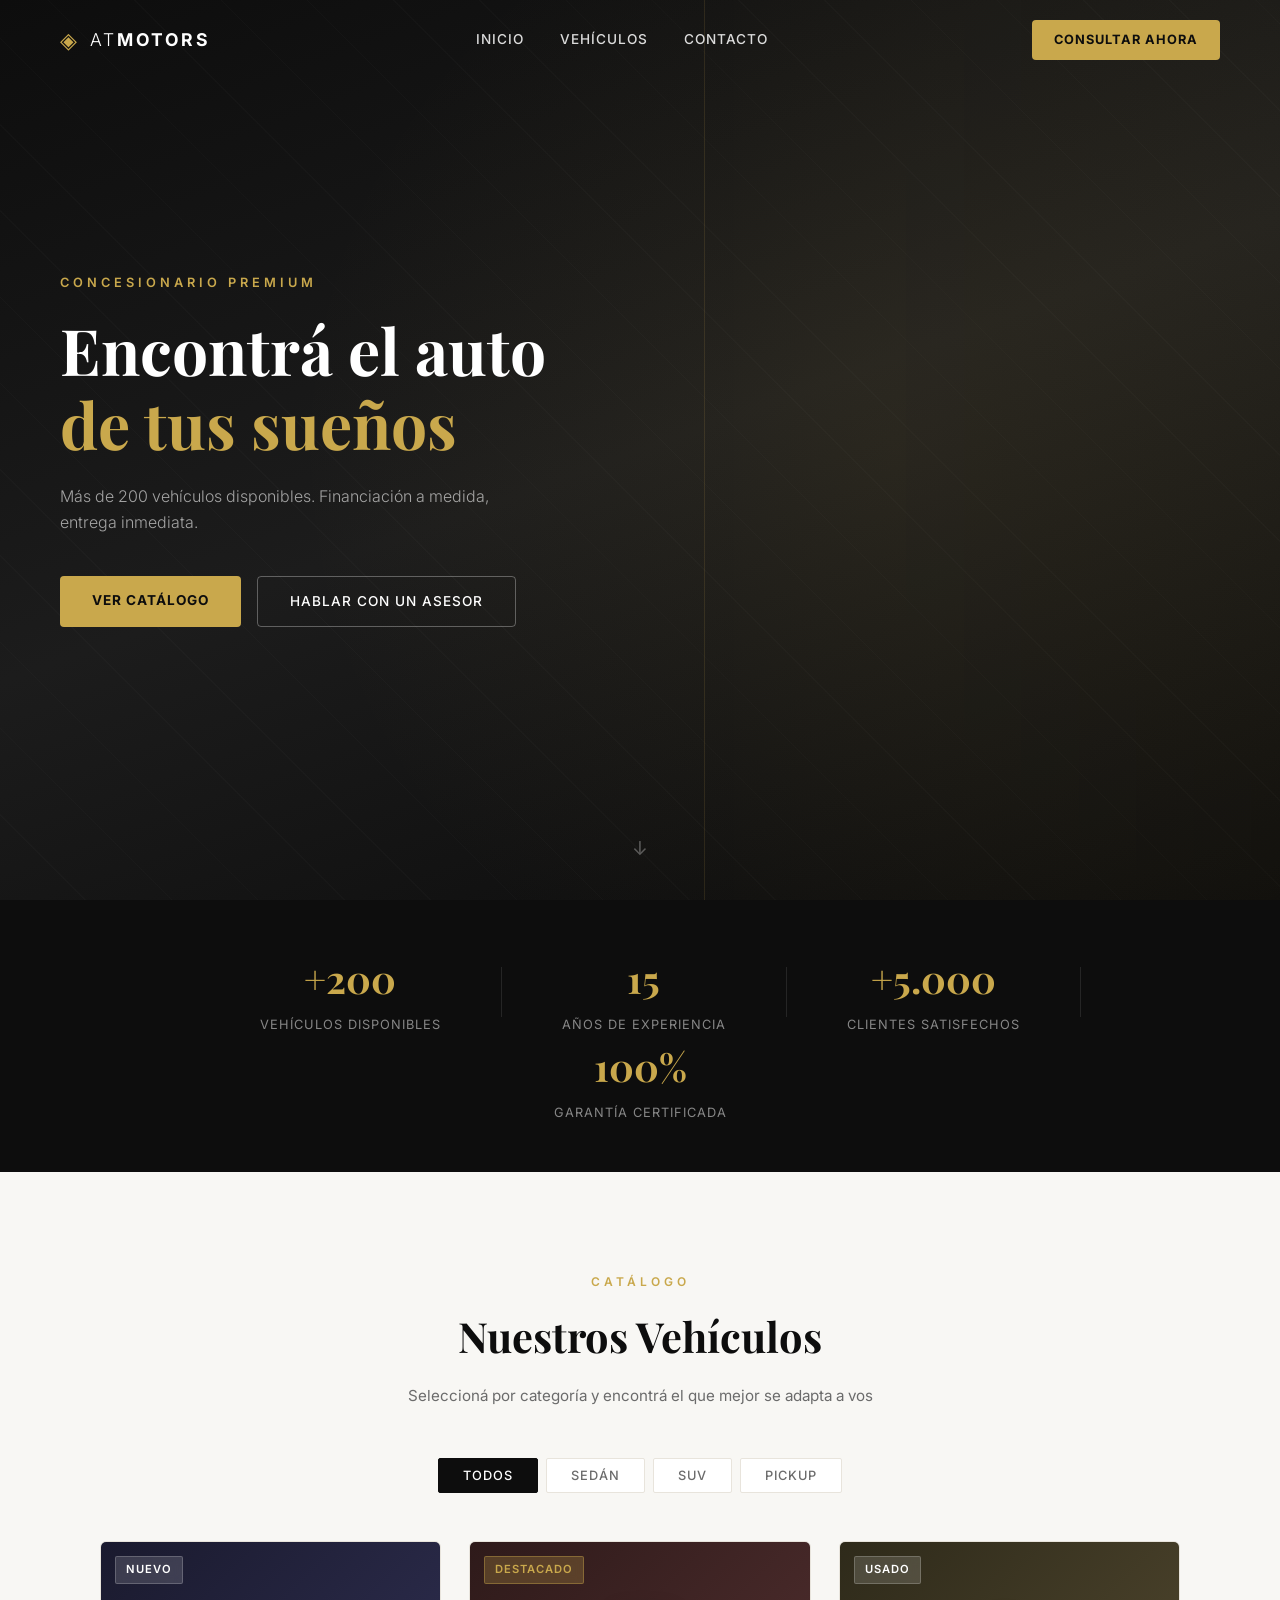
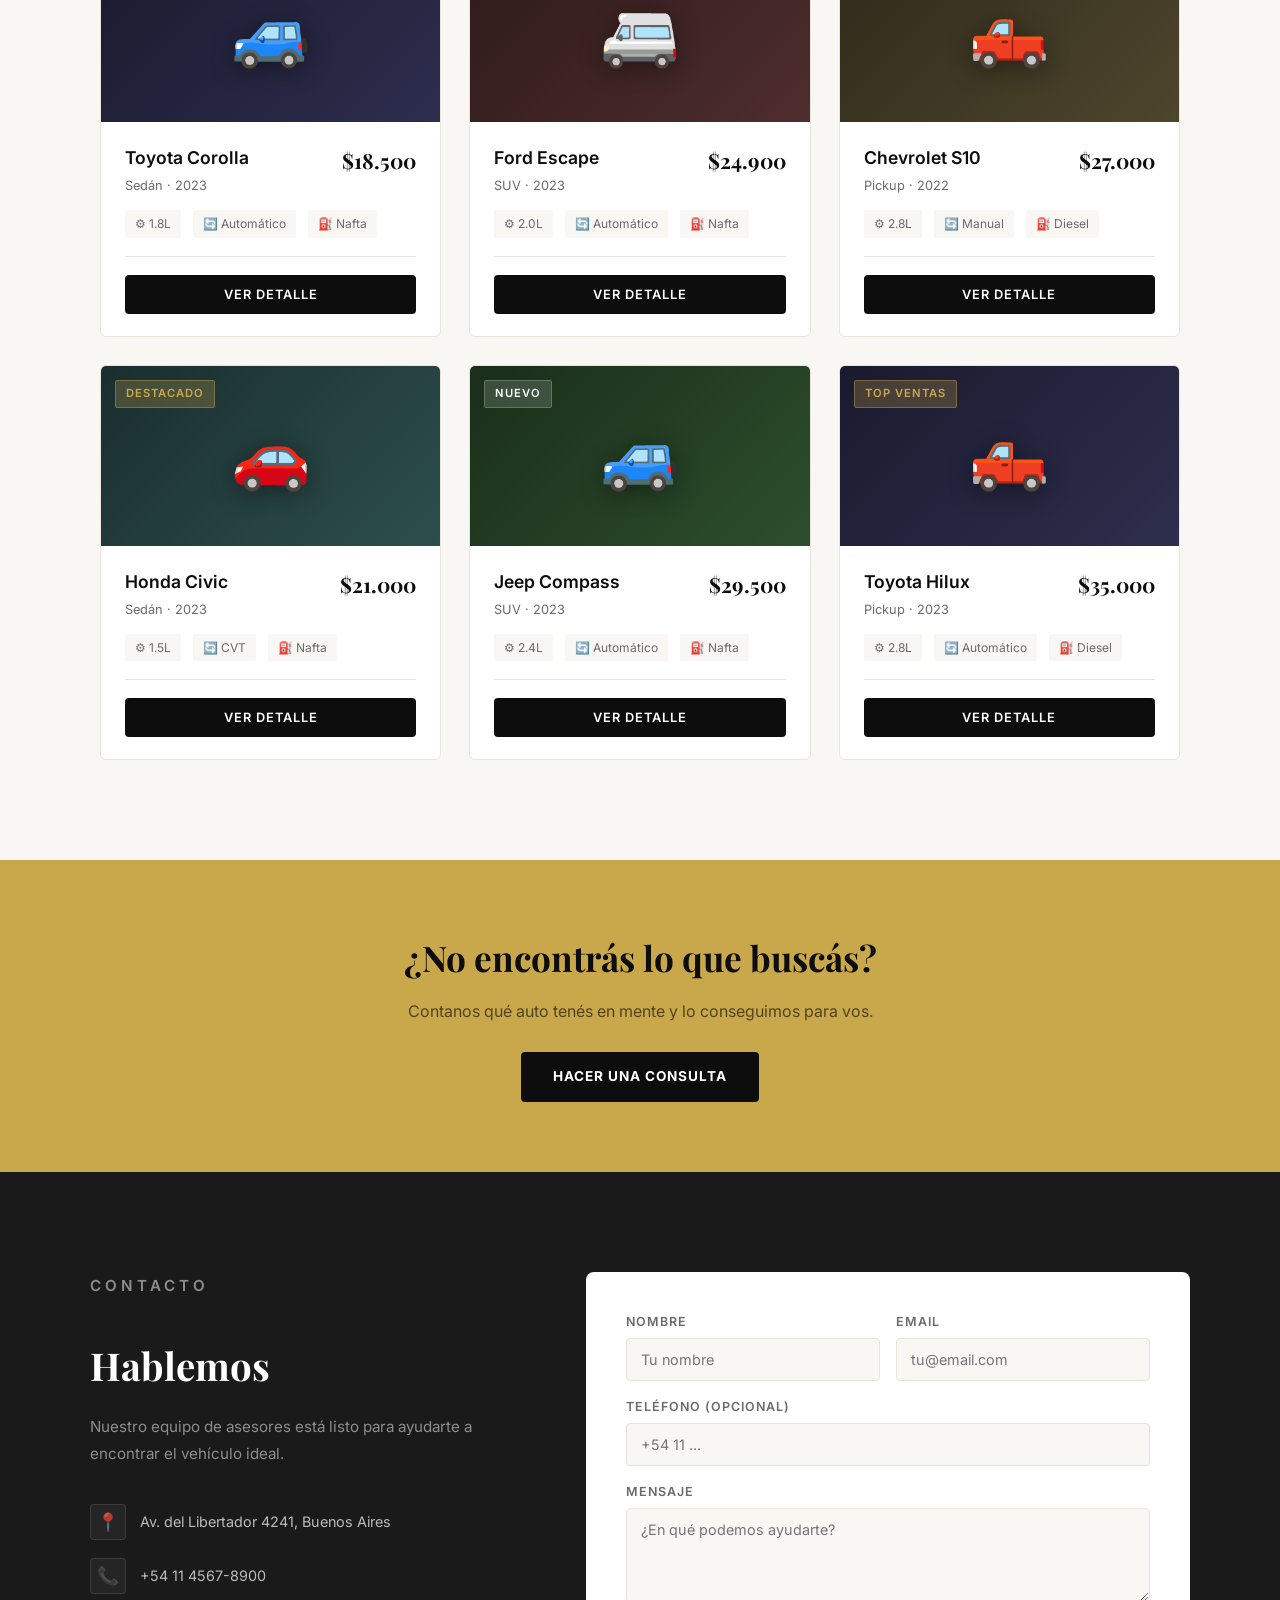
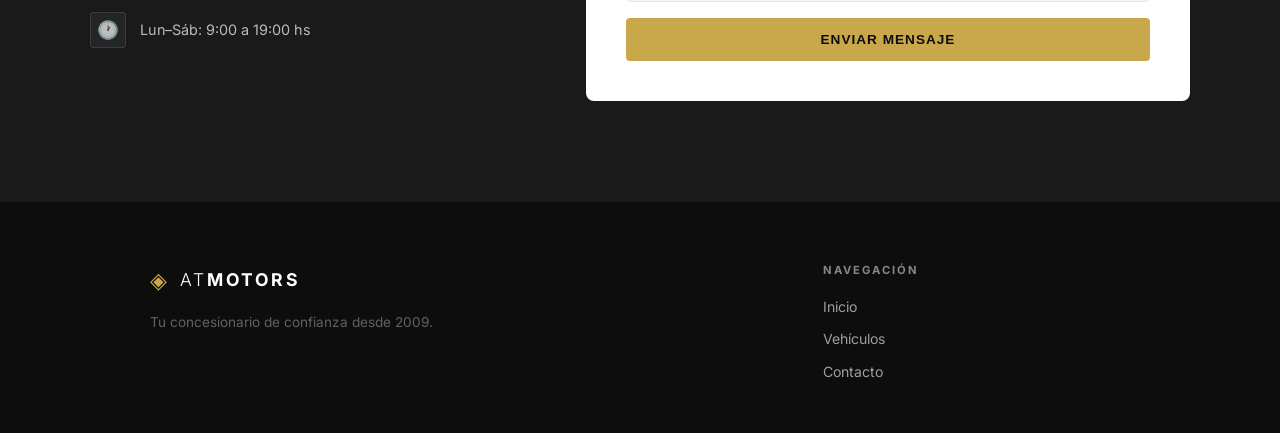
<file: proyectos/automotora/index.html>
<!DOCTYPE html>
<html lang="es">
<head>
  <meta charset="UTF-8" />
  <meta name="viewport" content="width=device-width, initial-scale=1.0"/>
  <title>AutoMotora Central</title>
  <link rel="preconnect" href="https://fonts.googleapis.com">
  <link href="https://fonts.googleapis.com/css2?family=Inter:wght@300;400;500;600;700&family=Playfair+Display:wght@700&display=swap" rel="stylesheet">
  <link rel="stylesheet" href="style.css" />
</head>
<body>

  <header id="header">
    <div class="logo">
      <span class="logo-icon">◈</span>
      <span>AT<strong>MOTORS</strong></span>
    </div>
    <nav>
      <a href="#inicio">Inicio</a>
      <a href="#autos">Vehículos</a>
      <a href="#contacto">Contacto</a>
    </nav>
    <a href="#contacto" class="btn-header">Consultar ahora</a>
  </header>

  <section class="hero" id="inicio">
    <div class="hero-overlay"></div>
    <div class="hero-content">
      <p class="hero-tag">Concesionario Premium</p>
      <h1>Encontrá el auto<br><span>de tus sueños</span></h1>
      <p class="hero-sub">Más de 200 vehículos disponibles. Financiación a medida, entrega inmediata.</p>
      <div class="hero-btns">
        <a href="#autos" class="btn-primary">Ver catálogo</a>
        <a href="#contacto" class="btn-ghost">Hablar con un asesor</a>
      </div>
    </div>
    <div class="hero-scroll">
      <span>↓</span>
    </div>
  </section>


  <section class="stats">
    <div class="stat">
      <span class="stat-num">+200</span>
      <span class="stat-label">Vehículos disponibles</span>
    </div>
    <div class="stat-divider"></div>
    <div class="stat">
      <span class="stat-num">15</span>
      <span class="stat-label">Años de experiencia</span>
    </div>
    <div class="stat-divider"></div>
    <div class="stat">
      <span class="stat-num">+5.000</span>
      <span class="stat-label">Clientes satisfechos</span>
    </div>
    <div class="stat-divider"></div>
    <div class="stat">
      <span class="stat-num">100%</span>
      <span class="stat-label">Garantía certificada</span>
    </div>
  </section>

  <section class="autos" id="autos">
    <div class="section-header">
      <p class="section-tag">Catálogo</p>
      <h2>Nuestros Vehículos</h2>
      <p class="section-sub">Seleccioná por categoría y encontrá el que mejor se adapta a vos</p>
    </div>


    <div class="filtros">
      <button class="filtro activo" data-tipo="todos">Todos</button>
      <button class="filtro" data-tipo="sedan">Sedán</button>
      <button class="filtro" data-tipo="suv">SUV</button>
      <button class="filtro" data-tipo="pickup">Pickup</button>
    </div>


    <div class="grid" id="grid-autos">

      <div class="card" data-tipo="sedan">
        <div class="card-img sedan-bg">
          <span class="car-emoji">🚙</span>
          <span class="badge">Nuevo</span>
        </div>
        <div class="card-body">
          <div class="card-top">
            <div>
              <h3>Toyota Corolla</h3>
              <p class="tipo">Sedán · 2023</p>
            </div>
            <p class="precio">$18.500</p>
          </div>
          <div class="card-specs">
            <span>⚙ 1.8L</span>
            <span>🔄 Automático</span>
            <span>⛽ Nafta</span>
          </div>
          <button class="btn-card" onclick="verDetalle('Toyota Corolla', 'Sedán', '$18.500', '2023', '1.8L', 'Automático', 'Nafta', 'Blanco Perla')">Ver detalle</button>
        </div>
      </div>

      <div class="card" data-tipo="suv">
        <div class="card-img suv-bg">
          <span class="car-emoji">🚐</span>
          <span class="badge badge-dest">Destacado</span>
        </div>
        <div class="card-body">
          <div class="card-top">
            <div>
              <h3>Ford Escape</h3>
              <p class="tipo">SUV · 2023</p>
            </div>
            <p class="precio">$24.900</p>
          </div>
          <div class="card-specs">
            <span>⚙ 2.0L</span>
            <span>🔄 Automático</span>
            <span>⛽ Nafta</span>
          </div>
          <button class="btn-card" onclick="verDetalle('Ford Escape', 'SUV', '$24.900', '2023', '2.0L Turbo', 'Automático', 'Nafta', 'Gris Titanio')">Ver detalle</button>
        </div>
      </div>

      <div class="card" data-tipo="pickup">
        <div class="card-img pickup-bg">
          <span class="car-emoji">🛻</span>
          <span class="badge">Usado</span>
        </div>
        <div class="card-body">
          <div class="card-top">
            <div>
              <h3>Chevrolet S10</h3>
              <p class="tipo">Pickup · 2022</p>
            </div>
            <p class="precio">$27.000</p>
          </div>
          <div class="card-specs">
            <span>⚙ 2.8L</span>
            <span>🔄 Manual</span>
            <span>⛽ Diesel</span>
          </div>
          <button class="btn-card" onclick="verDetalle('Chevrolet S10', 'Pickup', '$27.000', '2022', '2.8L Diesel', 'Manual', 'Diesel', 'Negro Onyx')">Ver detalle</button>
        </div>
      </div>

      <div class="card" data-tipo="sedan">
        <div class="card-img sedan2-bg">
          <span class="car-emoji">🚗</span>
          <span class="badge badge-dest">Destacado</span>
        </div>
        <div class="card-body">
          <div class="card-top">
            <div>
              <h3>Honda Civic</h3>
              <p class="tipo">Sedán · 2023</p>
            </div>
            <p class="precio">$21.000</p>
          </div>
          <div class="card-specs">
            <span>⚙ 1.5L</span>
            <span>🔄 CVT</span>
            <span>⛽ Nafta</span>
          </div>
          <button class="btn-card" onclick="verDetalle('Honda Civic', 'Sedán', '$21.000', '2023', '1.5L Turbo', 'CVT', 'Nafta', 'Azul Sonic')">Ver detalle</button>
        </div>
      </div>

      <div class="card" data-tipo="suv">
        <div class="card-img suv2-bg">
          <span class="car-emoji">🚙</span>
          <span class="badge">Nuevo</span>
        </div>
        <div class="card-body">
          <div class="card-top">
            <div>
              <h3>Jeep Compass</h3>
              <p class="tipo">SUV · 2023</p>
            </div>
            <p class="precio">$29.500</p>
          </div>
          <div class="card-specs">
            <span>⚙ 2.4L</span>
            <span>🔄 Automático</span>
            <span>⛽ Nafta</span>
          </div>
          <button class="btn-card" onclick="verDetalle('Jeep Compass', 'SUV', '$29.500', '2023', '2.4L', 'Automático', 'Nafta', 'Rojo Colorado')">Ver detalle</button>
        </div>
      </div>

      <div class="card" data-tipo="pickup">
        <div class="card-img pickup2-bg">
          <span class="car-emoji">🛻</span>
          <span class="badge badge-dest">Top ventas</span>
        </div>
        <div class="card-body">
          <div class="card-top">
            <div>
              <h3>Toyota Hilux</h3>
              <p class="tipo">Pickup · 2023</p>
            </div>
            <p class="precio">$35.000</p>
          </div>
          <div class="card-specs">
            <span>⚙ 2.8L</span>
            <span>🔄 Automático</span>
            <span>⛽ Diesel</span>
          </div>
          <button class="btn-card" onclick="verDetalle('Toyota Hilux', 'Pickup', '$35.000', '2023', '2.8L Diesel', 'Automático', 'Diesel', 'Blanco Ártico')">Ver detalle</button>
        </div>
      </div>

    </div>
  </section>


  <section class="cta-banner">
    <div class="cta-content">
      <h2>¿No encontrás lo que buscás?</h2>
      <p>Contanos qué auto tenés en mente y lo conseguimos para vos.</p>
      <a href="#contacto" class="btn-primary">Hacer una consulta</a>
    </div>
  </section>


  <section class="contacto" id="contacto">
    <div class="contacto-grid">
      <div class="contacto-info">
        <p class="section-tag light">Contacto</p>
        <h2>Hablemos</h2>
        <p>Nuestro equipo de asesores está listo para ayudarte a encontrar el vehículo ideal.</p>
        <div class="info-items">
          <div class="info-item">
            <span class="info-icon">📍</span>
            <span>Av. del Libertador 4241, Buenos Aires</span>
          </div>
          <div class="info-item">
            <span class="info-icon">📞</span>
            <span>+54 11 4567-8900</span>
          </div>
          <div class="info-item">
            <span class="info-icon">🕐</span>
            <span>Lun–Sáb: 9:00 a 19:00 hs</span>
          </div>
        </div>
      </div>
      <div class="contacto-form">
        <form id="form-contacto">
          <div class="form-row">
            <div class="form-group">
              <label>Nombre</label>
              <input type="text" id="nombre" placeholder="Tu nombre" required />
            </div>
            <div class="form-group">
              <label>Email</label>
              <input type="email" id="email" placeholder="tu@email.com" required />
            </div>
          </div>
          <div class="form-group">
            <label>Teléfono (opcional)</label>
            <input type="tel" id="telefono" placeholder="+54 11 ..." />
          </div>
          <div class="form-group">
            <label>Mensaje</label>
            <textarea id="mensaje" placeholder="¿En qué podemos ayudarte?" rows="4" required></textarea>
          </div>
          <button type="submit" class="btn-primary full">Enviar mensaje</button>
        </form>
        <p id="msg-exito" class="msg-exito" style="display:none;">✅ Mensaje enviado. ¡Te contactaremos pronto!</p>
      </div>
    </div>
  </section>


  <footer>
    <div class="footer-top">
      <div class="footer-brand">
        <div class="logo light">
          <span class="logo-icon">◈</span>
          <span>AT<strong>MOTORS</strong></span>
        </div>
        <p>Tu concesionario de confianza desde 2009.</p>
      </div>
      <div class="footer-links">
        <h4>Navegación</h4>
        <a href="#inicio">Inicio</a>
        <a href="#autos">Vehículos</a>
        <a href="#contacto">Contacto</a>
      </div>
    </div>
  
  </footer>

 
  <div id="modal" class="modal">
    <div class="modal-contenido">
      <button class="cerrar" onclick="cerrarModal()">✕</button>
      <div class="modal-header">
        <p class="modal-tag">Ficha técnica</p>
        <h2 id="modal-nombre"></h2>
      </div>
      <div class="modal-grid">
        <div class="modal-item">
          <span class="modal-label">Tipo</span>
          <span class="modal-val" id="modal-tipo"></span>
        </div>
        <div class="modal-item">
          <span class="modal-label">Precio</span>
          <span class="modal-val precio-modal" id="modal-precio"></span>
        </div>
        <div class="modal-item">
          <span class="modal-label">Año</span>
          <span class="modal-val" id="modal-anio"></span>
        </div>
        <div class="modal-item">
          <span class="modal-label">Motor</span>
          <span class="modal-val" id="modal-motor"></span>
        </div>
        <div class="modal-item">
          <span class="modal-label">Transmisión</span>
          <span class="modal-val" id="modal-trans"></span>
        </div>
        <div class="modal-item">
          <span class="modal-label">Combustible</span>
          <span class="modal-val" id="modal-comb"></span>
        </div>
        <div class="modal-item">
          <span class="modal-label">Color</span>
          <span class="modal-val" id="modal-color"></span>
        </div>
      </div>
      <div class="modal-footer">
        <button class="btn-ghost-dark" onclick="cerrarModal()">Cerrar</button>
        <a href="#contacto" class="btn-primary" onclick="cerrarModal()">Consultar precio</a>
      </div>
    </div>
  </div>

  <script src="script.js"></script>
</body>
</html>
</file>
<file: proyectos/automotora/style.css>
*, *::before, *::after {
  margin: 0;
  padding: 0;
  box-sizing: border-box;
}

:root {
  --dark:    #0d0d0d;
  --dark2:   #1a1a1a;
  --accent:  #c9a84c;
  --accent2: #a8873a;
  --light:   #f8f7f4;
  --gray:    #6b6b6b;
  --border:  #e8e4dc;
  --white:   #ffffff;
}

html { scroll-behavior: smooth; }

body {
  font-family: 'Inter', sans-serif;
  background: var(--light);
  color: var(--dark);
  line-height: 1.6;
}

header {
  position: fixed;
  top: 0; left: 0; right: 0;
  z-index: 100;
  display: flex;
  align-items: center;
  justify-content: space-between;
  padding: 20px 60px;
  background: transparent;
  transition: background 0.3s, padding 0.3s, box-shadow 0.3s;
}

header.scrolled {
  background: var(--dark);
  padding: 14px 60px;
  box-shadow: 0 2px 20px rgba(0,0,0,0.4);
}

.logo {
  display: flex;
  align-items: center;
  gap: 10px;
  color: var(--white);
  font-size: 1.1rem;
  font-weight: 300;
  letter-spacing: 3px;
  text-transform: uppercase;
}

.logo strong { font-weight: 700; }

.logo-icon {
  color: var(--accent);
  font-size: 1.4rem;
}

nav {
  display: flex;
  gap: 36px;
}

nav a {
  color: rgba(255,255,255,0.85);
  text-decoration: none;
  font-size: 0.85rem;
  font-weight: 500;
  letter-spacing: 1px;
  text-transform: uppercase;
  transition: color 0.2s;
}

nav a:hover { color: var(--accent); }

.btn-header {
  background: var(--accent);
  color: var(--dark);
  text-decoration: none;
  padding: 10px 22px;
  border-radius: 4px;
  font-size: 0.8rem;
  font-weight: 700;
  letter-spacing: 1px;
  text-transform: uppercase;
  transition: background 0.2s;
}

.btn-header:hover { background: var(--accent2); }

.hero {
  position: relative;
  height: 100vh;
  min-height: 600px;
  background: linear-gradient(160deg, #0d0d0d 0%, #1c1c1c 50%, #0a0a0a 100%);
  display: flex;
  align-items: center;
  overflow: hidden;
}

.hero::before {
  content: '';
  position: absolute;
  inset: 0;
  background-image:
    radial-gradient(circle at 70% 50%, rgba(201,168,76,0.08) 0%, transparent 60%),
    repeating-linear-gradient(
      45deg,
      transparent,
      transparent 60px,
      rgba(255,255,255,0.015) 60px,
      rgba(255,255,255,0.015) 61px
    );
}

.hero-overlay {
  position: absolute;
  right: 0; top: 0; bottom: 0;
  width: 45%;
  background: linear-gradient(90deg, transparent, rgba(201,168,76,0.04));
  border-left: 1px solid rgba(201,168,76,0.1);
}

.hero-content {
  position: relative;
  z-index: 2;
  padding: 0 60px;
  max-width: 700px;
}

.hero-tag {
  color: var(--accent);
  font-size: 0.8rem;
  font-weight: 600;
  letter-spacing: 4px;
  text-transform: uppercase;
  margin-bottom: 20px;
}

.hero h1 {
  font-family: 'Playfair Display', serif;
  font-size: clamp(2.8rem, 5vw, 4.5rem);
  color: var(--white);
  line-height: 1.15;
  margin-bottom: 24px;
}

.hero h1 span { color: var(--accent); }

.hero-sub {
  color: rgba(255,255,255,0.6);
  font-size: 1rem;
  font-weight: 300;
  max-width: 480px;
  margin-bottom: 40px;
}

.hero-btns {
  display: flex;
  gap: 16px;
  flex-wrap: wrap;
}

.hero-scroll {
  position: absolute;
  bottom: 36px;
  left: 50%;
  transform: translateX(-50%);
  color: rgba(255,255,255,0.3);
  font-size: 1.2rem;
  animation: bounce 2s infinite;
}

@keyframes bounce {
  0%, 100% { transform: translateX(-50%) translateY(0); }
  50%       { transform: translateX(-50%) translateY(8px); }
}

.btn-primary {
  background: var(--accent);
  color: var(--dark);
  border: none;
  padding: 14px 32px;
  border-radius: 4px;
  font-size: 0.85rem;
  font-weight: 700;
  letter-spacing: 1px;
  text-transform: uppercase;
  cursor: pointer;
  text-decoration: none;
  display: inline-block;
  transition: background 0.2s, transform 0.15s;
}

.btn-primary:hover {
  background: var(--accent2);
  transform: translateY(-1px);
}

.btn-primary.full {
  width: 100%;
  text-align: center;
}

.btn-ghost {
  background: transparent;
  color: var(--white);
  border: 1px solid rgba(255,255,255,0.3);
  padding: 14px 32px;
  border-radius: 4px;
  font-size: 0.85rem;
  font-weight: 500;
  letter-spacing: 1px;
  text-transform: uppercase;
  cursor: pointer;
  text-decoration: none;
  display: inline-block;
  transition: border-color 0.2s, color 0.2s;
}

.btn-ghost:hover {
  border-color: var(--accent);
  color: var(--accent);
}

.btn-ghost-dark {
  background: transparent;
  color: var(--dark);
  border: 1px solid var(--border);
  padding: 12px 28px;
  border-radius: 4px;
  font-size: 0.85rem;
  font-weight: 500;
  cursor: pointer;
  transition: border-color 0.2s;
}

.btn-ghost-dark:hover { border-color: var(--dark); }

.stats {
  background: var(--dark);
  display: flex;
  align-items: center;
  justify-content: center;
  padding: 48px 60px;
  flex-wrap: wrap;
}

.stat {
  display: flex;
  flex-direction: column;
  align-items: center;
  padding: 0 60px;
  gap: 6px;
}

.stat-num {
  font-family: 'Playfair Display', serif;
  font-size: 2.4rem;
  color: var(--accent);
  font-weight: 700;
}

.stat-label {
  color: rgba(255,255,255,0.5);
  font-size: 0.8rem;
  letter-spacing: 1px;
  text-transform: uppercase;
}

.stat-divider {
  width: 1px;
  height: 50px;
  background: rgba(255,255,255,0.1);
}

.autos {
  padding: 100px 60px;
  max-width: 1200px;
  margin: 0 auto;
}

.section-header {
  text-align: center;
  margin-bottom: 50px;
}

.section-tag {
  color: var(--accent);
  font-size: 0.75rem;
  font-weight: 600;
  letter-spacing: 4px;
  text-transform: uppercase;
  margin-bottom: 12px;
}

.section-header h2 {
  font-family: 'Playfair Display', serif;
  font-size: 2.6rem;
  color: var(--dark);
  margin-bottom: 14px;
}

.section-sub {
  color: var(--gray);
  font-size: 0.95rem;
  max-width: 480px;
  margin: 0 auto;
}

.filtros {
  display: flex;
  justify-content: center;
  gap: 8px;
  margin-bottom: 48px;
  flex-wrap: wrap;
}

.filtro {
  padding: 9px 24px;
  border: 1px solid var(--border);
  background: var(--white);
  border-radius: 2px;
  cursor: pointer;
  font-size: 0.8rem;
  font-weight: 500;
  letter-spacing: 1px;
  text-transform: uppercase;
  color: var(--gray);
  transition: all 0.2s;
  font-family: 'Inter', sans-serif;
}

.filtro:hover {
  border-color: var(--dark);
  color: var(--dark);
}

.filtro.activo {
  background: var(--dark);
  border-color: var(--dark);
  color: var(--white);
}

.grid {
  display: grid;
  grid-template-columns: repeat(auto-fill, minmax(320px, 1fr));
  gap: 28px;
}

.card {
  background: var(--white);
  border-radius: 6px;
  overflow: hidden;
  border: 1px solid var(--border);
  transition: transform 0.25s, box-shadow 0.25s;
}

.card:hover {
  transform: translateY(-6px);
  box-shadow: 0 16px 40px rgba(0,0,0,0.1);
}

.card.oculto { display: none; }

.card-img {
  height: 180px;
  display: flex;
  align-items: center;
  justify-content: center;
  position: relative;
}

.sedan-bg  { background: linear-gradient(135deg, #1a1a2e, #2d2d4e); }
.sedan2-bg { background: linear-gradient(135deg, #1a2e2e, #2d4e4e); }
.suv-bg    { background: linear-gradient(135deg, #2e1a1a, #4e2d2d); }
.suv2-bg   { background: linear-gradient(135deg, #1a2e1a, #2d4e2d); }
.pickup-bg  { background: linear-gradient(135deg, #2e2a1a, #4e452d); }
.pickup2-bg { background: linear-gradient(135deg, #1a1a2e, #2e2e4e); }

.car-emoji {
  font-size: 4rem;
  filter: drop-shadow(0 4px 12px rgba(0,0,0,0.4));
}

.badge {
  position: absolute;
  top: 14px; left: 14px;
  background: rgba(255,255,255,0.15);
  color: white;
  font-size: 0.7rem;
  font-weight: 600;
  letter-spacing: 1px;
  text-transform: uppercase;
  padding: 4px 10px;
  border-radius: 2px;
  backdrop-filter: blur(4px);
  border: 1px solid rgba(255,255,255,0.2);
}

.badge-dest {
  background: rgba(201,168,76,0.25);
  color: var(--accent);
  border-color: rgba(201,168,76,0.4);
}

.card-body { padding: 22px 24px; }

.card-top {
  display: flex;
  justify-content: space-between;
  align-items: flex-start;
  margin-bottom: 14px;
}

.card-top h3 {
  font-size: 1.1rem;
  font-weight: 600;
  color: var(--dark);
  margin-bottom: 4px;
}

.card-top .tipo {
  color: var(--gray);
  font-size: 0.8rem;
}

.precio {
  font-family: 'Playfair Display', serif;
  font-size: 1.3rem;
  font-weight: 700;
  color: var(--dark);
  white-space: nowrap;
}

.card-specs {
  display: flex;
  gap: 12px;
  flex-wrap: wrap;
  margin-bottom: 18px;
  padding-bottom: 18px;
  border-bottom: 1px solid var(--border);
}

.card-specs span {
  font-size: 0.75rem;
  color: var(--gray);
  background: var(--light);
  padding: 4px 10px;
  border-radius: 2px;
}

.btn-card {
  width: 100%;
  background: var(--dark);
  color: var(--white);
  border: none;
  padding: 12px;
  border-radius: 4px;
  font-size: 0.8rem;
  font-weight: 600;
  letter-spacing: 1px;
  text-transform: uppercase;
  cursor: pointer;
  font-family: 'Inter', sans-serif;
  transition: background 0.2s;
}

.btn-card:hover {
  background: var(--accent);
  color: var(--dark);
}

.cta-banner {
  background: var(--accent);
  padding: 70px 60px;
  text-align: center;
}

.cta-content h2 {
  font-family: 'Playfair Display', serif;
  font-size: 2.2rem;
  color: var(--dark);
  margin-bottom: 12px;
}

.cta-content p {
  color: rgba(0,0,0,0.6);
  font-size: 1rem;
  margin-bottom: 28px;
}

.cta-banner .btn-primary { background: var(--dark); color: var(--white); }
.cta-banner .btn-primary:hover { background: #333; }

.contacto {
  background: var(--dark2);
  padding: 100px 60px;
}

.contacto-grid {
  max-width: 1100px;
  margin: 0 auto;
  display: grid;
  grid-template-columns: 1fr 1.4fr;
  gap: 80px;
  align-items: start;
}

.contacto-info h2 {
  font-family: 'Playfair Display', serif;
  font-size: 2.4rem;
  color: var(--white);
  margin-bottom: 16px;
}

.contacto-info > p {
  color: rgba(255,255,255,0.5);
  font-size: 0.95rem;
  margin-bottom: 36px;
  line-height: 1.8;
}

.info-items {
  display: flex;
  flex-direction: column;
  gap: 18px;
}

.info-item {
  display: flex;
  align-items: center;
  gap: 14px;
  color: rgba(255,255,255,0.7);
  font-size: 0.9rem;
}

.info-icon {
  font-size: 1.1rem;
  width: 36px;
  height: 36px;
  background: rgba(255,255,255,0.05);
  border: 1px solid rgba(255,255,255,0.1);
  border-radius: 4px;
  display: flex;
  align-items: center;
  justify-content: center;
  flex-shrink: 0;
}

.contacto-form {
  background: var(--white);
  border-radius: 8px;
  padding: 40px;
}

.form-row {
  display: grid;
  grid-template-columns: 1fr 1fr;
  gap: 16px;
}

.form-group {
  display: flex;
  flex-direction: column;
  gap: 6px;
  margin-bottom: 16px;
}

.form-group label {
  font-size: 0.78rem;
  font-weight: 600;
  letter-spacing: 1px;
  text-transform: uppercase;
  color: var(--gray);
}

.form-group input,
.form-group textarea {
  padding: 12px 14px;
  border: 1px solid var(--border);
  border-radius: 4px;
  font-size: 0.9rem;
  font-family: 'Inter', sans-serif;
  color: var(--dark);
  background: var(--light);
  transition: border-color 0.2s;
  outline: none;
}

.form-group input:focus,
.form-group textarea:focus {
  border-color: var(--accent);
  background: var(--white);
}

.form-group textarea { resize: vertical; }

.msg-exito {
  margin-top: 14px;
  font-size: 0.9rem;
  color: #2e7d32;
  text-align: center;
  padding: 12px;
  background: #e8f5e9;
  border-radius: 4px;
}

footer {
  background: var(--dark);
  border-top: 1px solid rgba(255,255,255,0.06);
}

.footer-top {
  max-width: 1100px;
  margin: 0 auto;
  padding: 60px 60px 40px;
  display: grid;
  grid-template-columns: 2fr 1fr;
  gap: 60px;
}

.footer-brand .logo { margin-bottom: 14px; }

.footer-brand p {
  color: rgba(255,255,255,0.35);
  font-size: 0.85rem;
}

.footer-links h4 {
  color: rgba(255,255,255,0.5);
  font-size: 0.7rem;
  letter-spacing: 2px;
  text-transform: uppercase;
  margin-bottom: 16px;
}

.footer-links a {
  display: block;
  color: rgba(255,255,255,0.6);
  text-decoration: none;
  font-size: 0.88rem;
  margin-bottom: 10px;
  transition: color 0.2s;
}

.footer-links a:hover { color: var(--accent); }

.modal {
  display: none;
  position: fixed;
  inset: 0;
  background: rgba(0,0,0,0.75);
  align-items: center;
  justify-content: center;
  z-index: 300;
  backdrop-filter: blur(4px);
}

.modal.abierto { display: flex; }

.modal-contenido {
  background: var(--white);
  border-radius: 8px;
  padding: 40px;
  max-width: 480px;
  width: 92%;
  position: relative;
}

.modal-header { margin-bottom: 28px; }

.modal-tag {
  color: var(--accent);
  font-size: 0.7rem;
  font-weight: 600;
  letter-spacing: 3px;
  text-transform: uppercase;
  margin-bottom: 8px;
}

.modal-contenido h2 {
  font-family: 'Playfair Display', serif;
  font-size: 1.8rem;
  color: var(--dark);
}

.modal-grid {
  display: grid;
  grid-template-columns: 1fr 1fr;
  gap: 16px;
  margin-bottom: 28px;
}

.modal-item {
  background: var(--light);
  border-radius: 4px;
  padding: 14px 16px;
  border: 1px solid var(--border);
}

.modal-label {
  display: block;
  font-size: 0.7rem;
  font-weight: 600;
  letter-spacing: 1px;
  text-transform: uppercase;
  color: var(--gray);
  margin-bottom: 4px;
}

.modal-val {
  font-size: 0.95rem;
  font-weight: 500;
  color: var(--dark);
}

.precio-modal {
  font-family: 'Playfair Display', serif;
  font-size: 1.2rem;
}

.modal-footer {
  display: flex;
  gap: 12px;
  justify-content: flex-end;
}

.cerrar {
  position: absolute;
  top: 16px; right: 20px;
  background: none;
  border: none;
  font-size: 1rem;
  cursor: pointer;
  color: var(--gray);
  width: 30px;
  height: 30px;
  display: flex;
  align-items: center;
  justify-content: center;
  border-radius: 50%;
  transition: background 0.2s;
}

.cerrar:hover {
  background: var(--light);
  color: var(--dark);
}

@media (max-width: 900px) {
  header, header.scrolled { padding: 16px 24px; }
  nav, .btn-header { display: none; }
  .hero-content { padding: 0 24px; }
  .stats { padding: 40px 24px; gap: 20px; }
  .stat { padding: 0 24px; }
  .stat-divider { display: none; }
  .autos { padding: 60px 24px; }
  .contacto { padding: 60px 24px; }
  .contacto-grid { grid-template-columns: 1fr; gap: 40px; }
  .footer-top { grid-template-columns: 1fr; padding: 40px 24px; gap: 32px; }
  .cta-banner { padding: 50px 24px; }
}

@media (max-width: 600px) {
  .hero h1 { font-size: 2.2rem; }
  .form-row, .modal-grid { grid-template-columns: 1fr; }
  .contacto-form { padding: 24px; }
}
</file>
